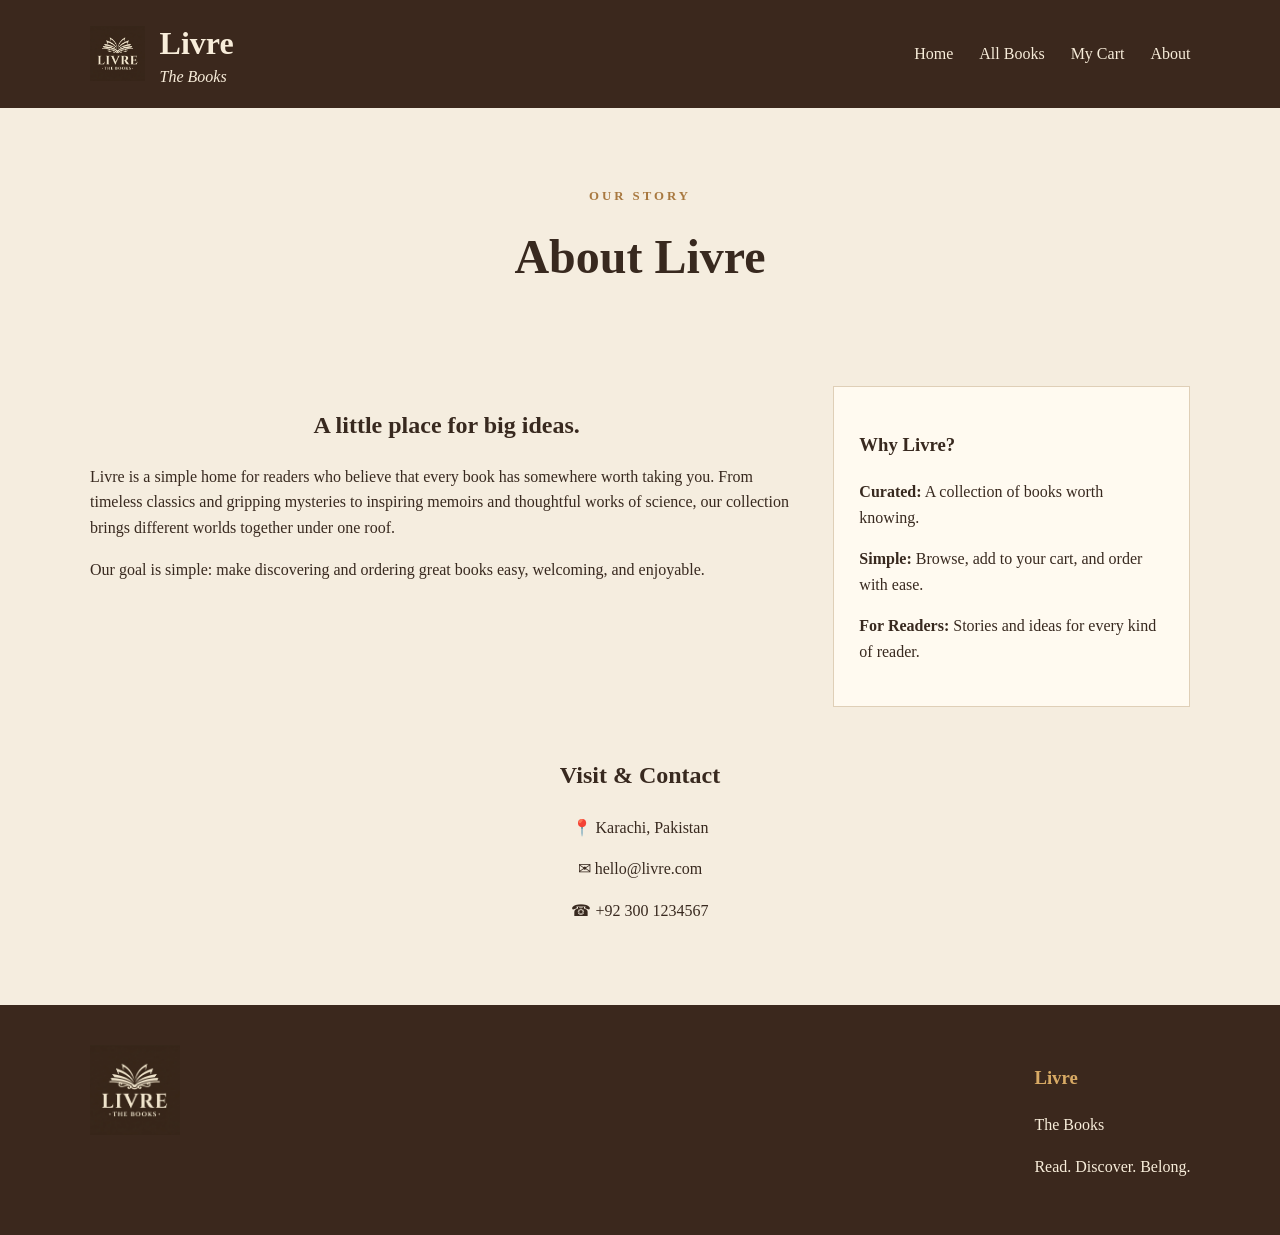
<file: about.html>
<!DOCTYPE html>
<html lang="en">
<head>
    <meta charset="UTF-8">
    <meta name="viewport" content="width=device-width, initial-scale=1.0">
    <title>Livre | About</title>
    <link rel="stylesheet" href="style.css">
</head>
<body>

<header>
    <img src="logo.jpg" alt="Livre Logo">
    <div>
        <h1>Livre</h1>
        <p>The Books</p>
    </div>
    <nav>
        <a href="index.html">Home</a>
        <a href="books.html">All Books</a>
        <a href="cart.html">My Cart</a>
        <a href="about.html">About</a>
    </nav>
</header>

<section class="page-title">
    <p class="eyebrow">OUR STORY</p>
    <h2>About Livre</h2>
</section>

<main class="about">
    <section>
        <h2>A little place for big ideas.</h2>
        <p>
            Livre is a simple home for readers who believe that every book
            has somewhere worth taking you. From timeless classics and
            gripping mysteries to inspiring memoirs and thoughtful works
            of science, our collection brings different worlds together
            under one roof.
        </p>
        <p>
            Our goal is simple: make discovering and ordering great books
            easy, welcoming, and enjoyable.
        </p>
    </section>

    <section class="about-card">
        <h3>Why Livre?</h3>
        <p><b>Curated:</b> A collection of books worth knowing.</p>
        <p><b>Simple:</b> Browse, add to your cart, and order with ease.</p>
        <p><b>For Readers:</b> Stories and ideas for every kind of reader.</p>
    </section>

    <section>
        <h2>Visit & Contact</h2>
        <p>📍 Karachi, Pakistan</p>
        <p>✉ hello@livre.com</p>
        <p>☎ +92 300 1234567</p>
    </section>
</main>

<footer>
    <img src="logo.jpg" alt="Livre Logo">
    <div>
        <h3>Livre</h3>
        <p>The Books</p>
        <p>Read. Discover. Belong.</p>
    </div>
</footer>

<script src="main.js"></script>
</body>
</html>
</file>
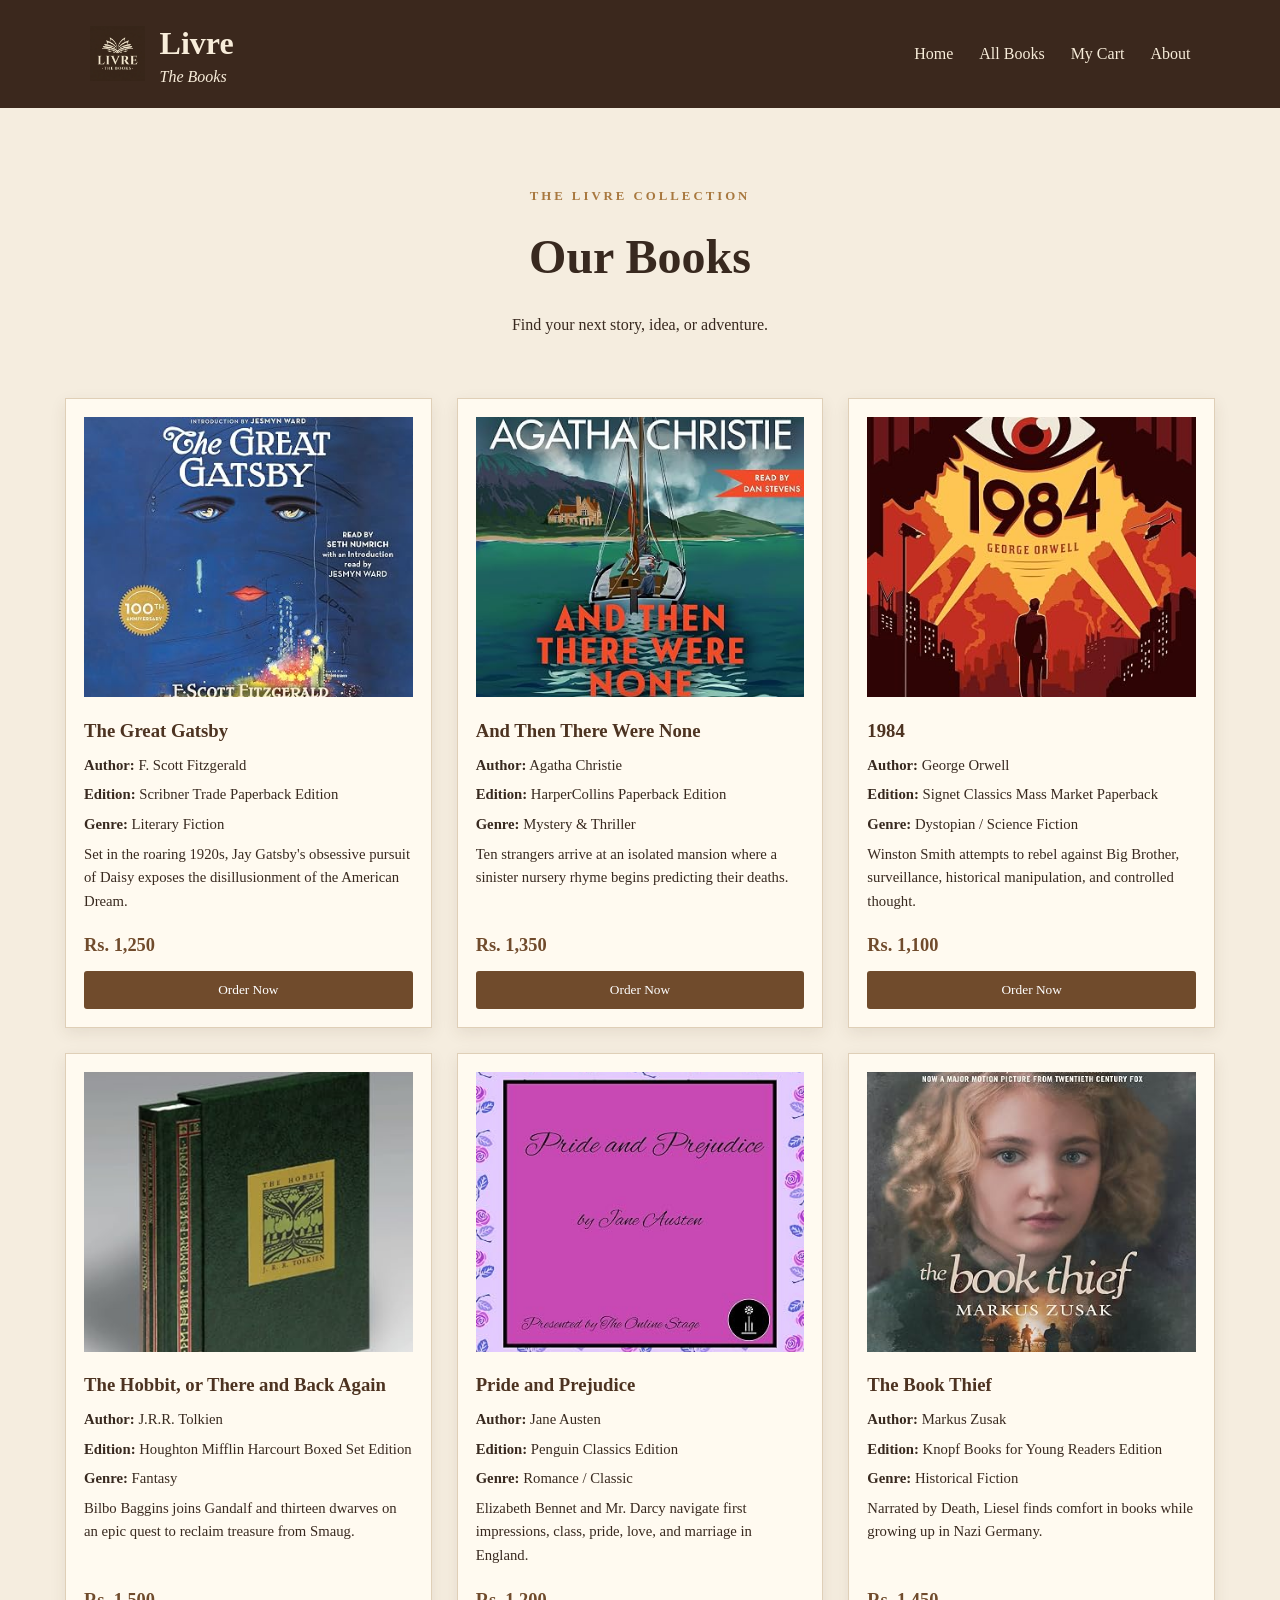
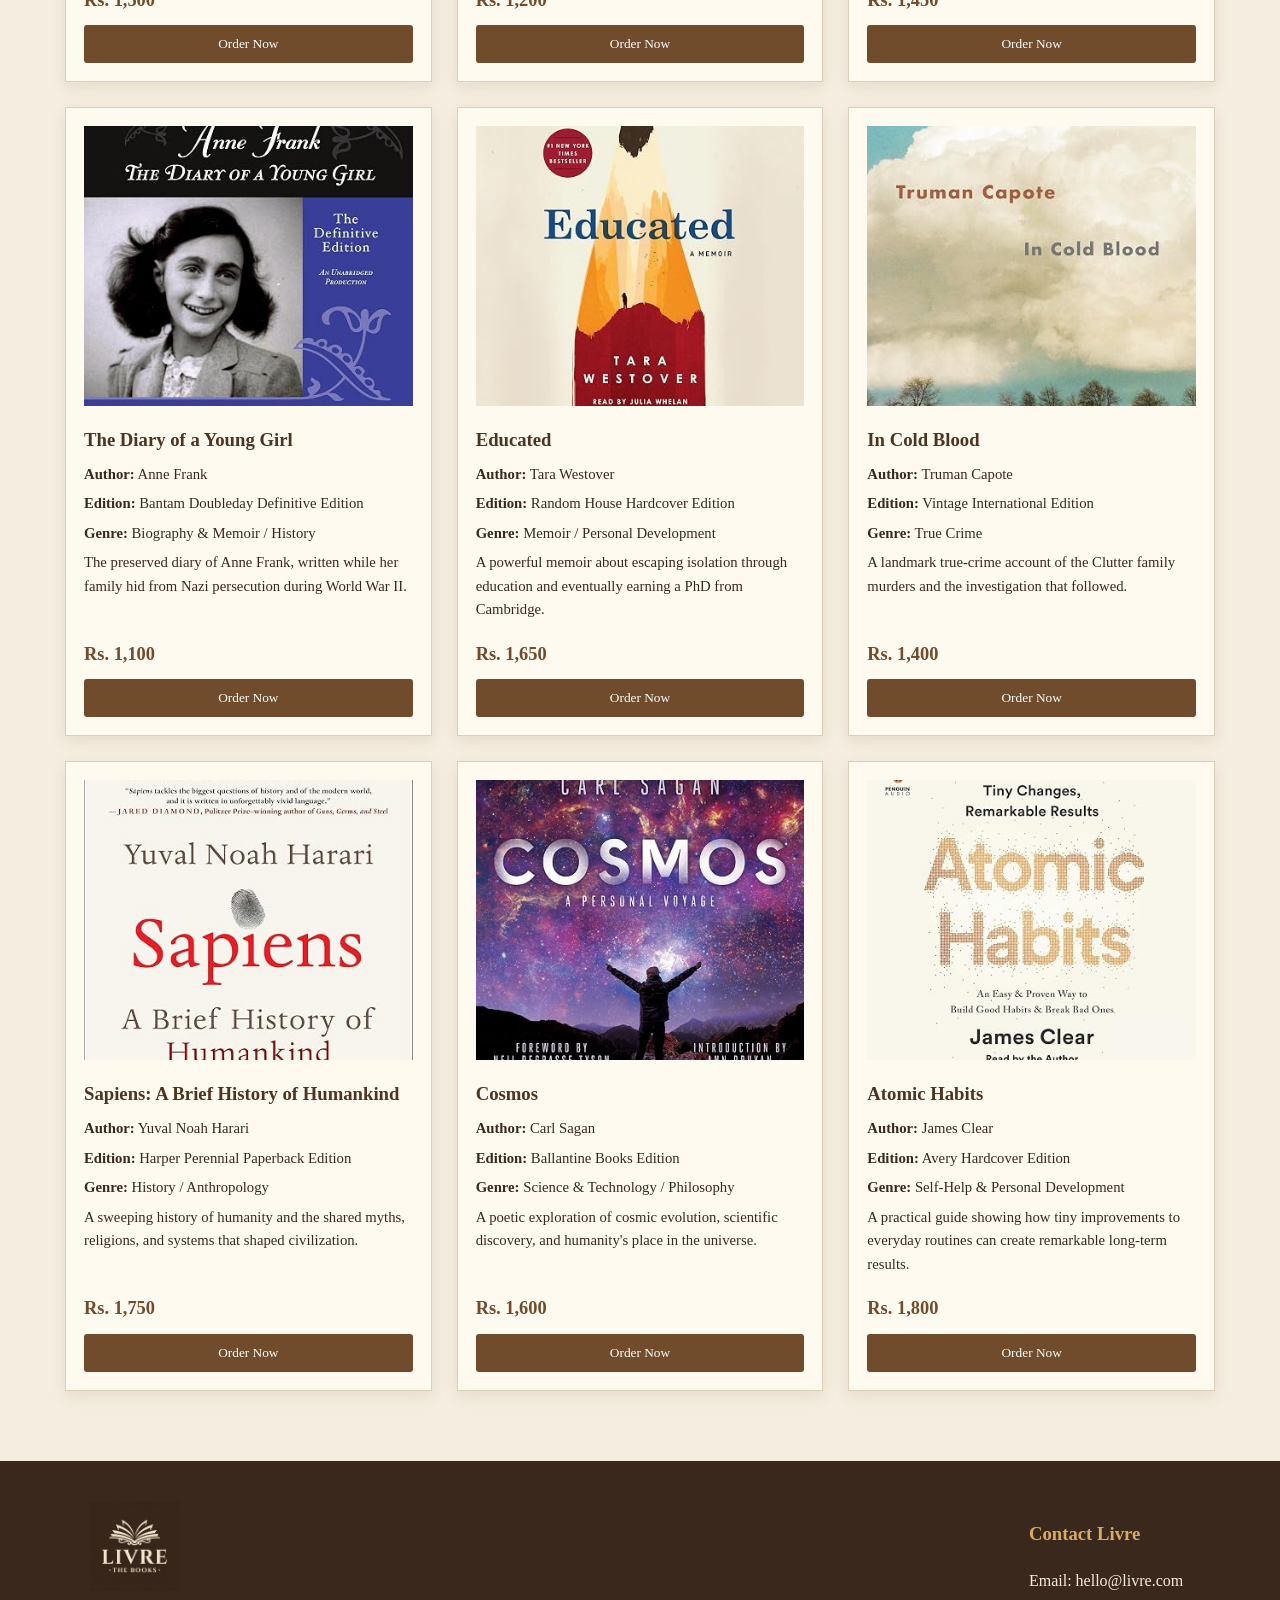
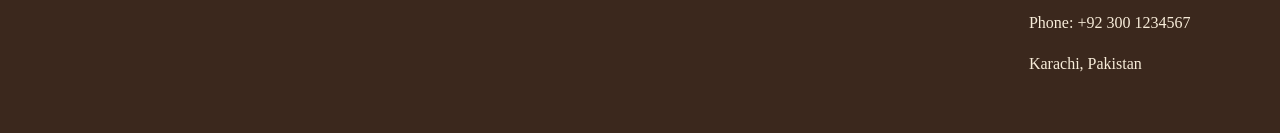
<file: books.html>
<!DOCTYPE html>
<html lang="en">
<head>
    <meta charset="UTF-8">
    <meta name="viewport" content="width=device-width, initial-scale=1.0">
    <title>Livre | All Books</title>
    <link rel="stylesheet" href="style.css">
</head>
<body>

<header>
    <img src="logo.jpg" alt="Livre Logo">
    <div>
        <h1>Livre</h1>
        <p>The Books</p>
    </div>
    <nav>
        <a href="index.html">Home</a>
        <a href="books.html">All Books</a>
        <a href="cart.html">My Cart</a>
        <a href="about.html">About</a>
    </nav>
</header>

<section class="page-title">
    <p class="eyebrow">THE LIVRE COLLECTION</p>
    <h2>Our Books</h2>
    <p>Find your next story, idea, or adventure.</p>
</section>

<main class="books">

    <div class="book">
        <img src="images/book1.jpg" alt="The Great Gatsby">
        <h3>The Great Gatsby</h3>
        <p><b>Author:</b> F. Scott Fitzgerald</p>
        <p><b>Edition:</b> Scribner Trade Paperback Edition</p>
        
        <p><b>Genre:</b> Literary Fiction</p>
        <p>Set in the roaring 1920s, Jay Gatsby's obsessive pursuit of Daisy exposes the disillusionment of the American Dream.</p>
        <strong>Rs. 1,250</strong>
        <button onclick="addToCart('The Great Gatsby',1250)">Order Now</button>
    </div>

    <div class="book">
        <img src="images/book2.jpg" alt="And Then There Were None">
        <h3>And Then There Were None</h3>
        <p><b>Author:</b> Agatha Christie</p>
        <p><b>Edition:</b> HarperCollins Paperback Edition</p>
        
        <p><b>Genre:</b> Mystery & Thriller</p>
        <p>Ten strangers arrive at an isolated mansion where a sinister nursery rhyme begins predicting their deaths.</p>
        <strong>Rs. 1,350</strong>
        <button onclick="addToCart('And Then There Were None',1350)">Order Now</button>
    </div>

    <div class="book">
        <img src="images/book3.jpg" alt="1984">
        <h3>1984</h3>
        <p><b>Author:</b> George Orwell</p>
        <p><b>Edition:</b> Signet Classics Mass Market Paperback</p>
        
        <p><b>Genre:</b> Dystopian / Science Fiction</p>
        <p>Winston Smith attempts to rebel against Big Brother, surveillance, historical manipulation, and controlled thought.</p>
        <strong>Rs. 1,100</strong>
        <button onclick="addToCart('1984',1100)">Order Now</button>
    </div>

    <div class="book">
        <img src="images/book4.jpg" alt="The Hobbit">
        <h3>The Hobbit, or There and Back Again</h3>
        <p><b>Author:</b> J.R.R. Tolkien</p>
        <p><b>Edition:</b> Houghton Mifflin Harcourt Boxed Set Edition</p>
        
        <p><b>Genre:</b> Fantasy</p>
        <p>Bilbo Baggins joins Gandalf and thirteen dwarves on an epic quest to reclaim treasure from Smaug.</p>
        <strong>Rs. 1,500</strong>
        <button onclick="addToCart('The Hobbit, or There and Back Again',1500)">Order Now</button>
    </div>

    <div class="book">
        <img src="images/book5.jpg" alt="Pride and Prejudice">
        <h3>Pride and Prejudice</h3>
        <p><b>Author:</b> Jane Austen</p>
        <p><b>Edition:</b> Penguin Classics Edition</p>
        
        <p><b>Genre:</b> Romance / Classic</p>
        <p>Elizabeth Bennet and Mr. Darcy navigate first impressions, class, pride, love, and marriage in England.</p>
        <strong>Rs. 1,200</strong>
        <button onclick="addToCart('Pride and Prejudice',1200)">Order Now</button>
    </div>

    <div class="book">
        <img src="images/book6.jpg" alt="The Book Thief">
        <h3>The Book Thief</h3>
        <p><b>Author:</b> Markus Zusak</p>
        <p><b>Edition:</b> Knopf Books for Young Readers Edition</p>
        
        <p><b>Genre:</b> Historical Fiction</p>
        <p>Narrated by Death, Liesel finds comfort in books while growing up in Nazi Germany.</p>
        <strong>Rs. 1,450</strong>
        <button onclick="addToCart('The Book Thief',1450)">Order Now</button>
    </div>

    <div class="book">
        <img src="images/book7.jpg" alt="The Diary of a Young Girl">
        <h3>The Diary of a Young Girl</h3>
        <p><b>Author:</b> Anne Frank</p>
        <p><b>Edition:</b> Bantam Doubleday Definitive Edition</p>
        
        <p><b>Genre:</b> Biography & Memoir / History</p>
        <p>The preserved diary of Anne Frank, written while her family hid from Nazi persecution during World War II.</p>
        <strong>Rs. 1,100</strong>
        <button onclick="addToCart('The Diary of a Young Girl',1100)">Order Now</button>
    </div>

    <div class="book">
        <img src="images/book8.jpg" alt="Educated">
        <h3>Educated</h3>
        <p><b>Author:</b> Tara Westover</p>
        <p><b>Edition:</b> Random House Hardcover Edition</p>
        
        <p><b>Genre:</b> Memoir / Personal Development</p>
        <p>A powerful memoir about escaping isolation through education and eventually earning a PhD from Cambridge.</p>
        <strong>Rs. 1,650</strong>
        <button onclick="addToCart('Educated',1650)">Order Now</button>
    </div>

    <div class="book">
        <img src="images/book9.jpg" alt="In Cold Blood">
        <h3>In Cold Blood</h3>
        <p><b>Author:</b> Truman Capote</p>
        <p><b>Edition:</b> Vintage International Edition</p>
        
        <p><b>Genre:</b> True Crime</p>
        <p>A landmark true-crime account of the Clutter family murders and the investigation that followed.</p>
        <strong>Rs. 1,400</strong>
        <button onclick="addToCart('In Cold Blood',1400)">Order Now</button>
    </div>

    <div class="book">
        <img src="images/book10.jpg" alt="Sapiens">
        <h3>Sapiens: A Brief History of Humankind</h3>
        <p><b>Author:</b> Yuval Noah Harari</p>
        <p><b>Edition:</b> Harper Perennial Paperback Edition</p>
        
        <p><b>Genre:</b> History / Anthropology</p>
        <p>A sweeping history of humanity and the shared myths, religions, and systems that shaped civilization.</p>
        <strong>Rs. 1,750</strong>
        <button onclick="addToCart('Sapiens: A Brief History of Humankind',1750)">Order Now</button>
    </div>

    <div class="book">
        <img src="images/book11.jpg" alt="Cosmos">
        <h3>Cosmos</h3>
        <p><b>Author:</b> Carl Sagan</p>
        <p><b>Edition:</b> Ballantine Books Edition</p>
        
        <p><b>Genre:</b> Science & Technology / Philosophy</p>
        <p>A poetic exploration of cosmic evolution, scientific discovery, and humanity's place in the universe.</p>
        <strong>Rs. 1,600</strong>
        <button onclick="addToCart('Cosmos',1600)">Order Now</button>
    </div>

    <div class="book">
        <img src="images/book12.jpg" alt="Atomic Habits">
        <h3>Atomic Habits</h3>
        <p><b>Author:</b> James Clear</p>
        <p><b>Edition:</b> Avery Hardcover Edition</p>
        
        <p><b>Genre:</b> Self-Help & Personal Development</p>
        <p>A practical guide showing how tiny improvements to everyday routines can create remarkable long-term results.</p>
        <strong>Rs. 1,800</strong>
        <button onclick="addToCart('Atomic Habits',1800)">Order Now</button>
    </div>

</main>

<footer>
    <img src="logo.jpg" alt="Livre Logo">
    <div>
        <h3>Contact Livre</h3>
        <p>Email: hello@livre.com</p>
        <p>Phone: +92 300 1234567</p>
        <p>Karachi, Pakistan</p>
    </div>
</footer>

<script src="main.js"></script>
</body>
</html>
</file>
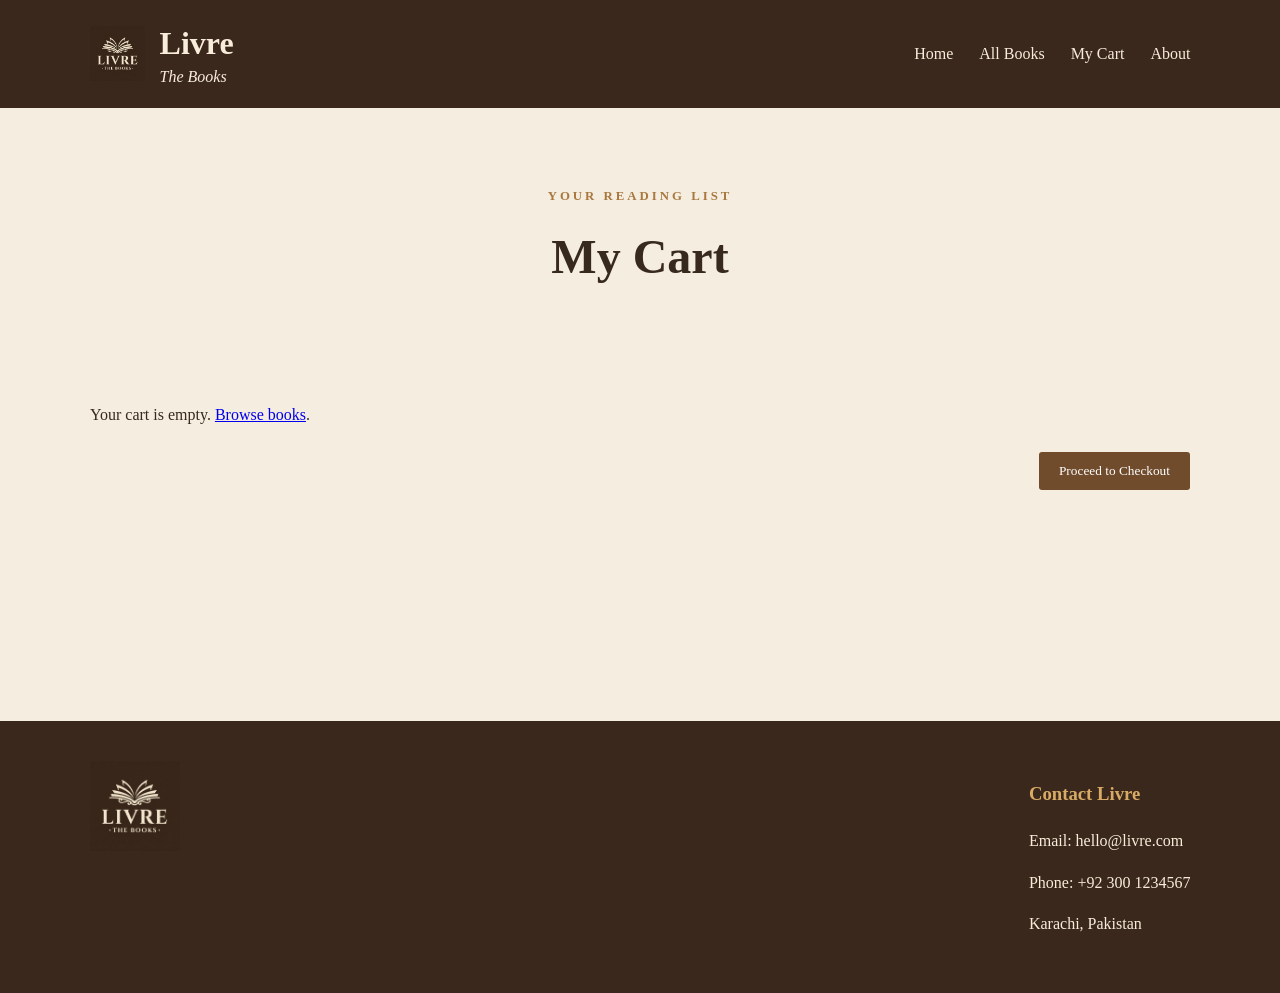
<file: cart.html>
<!DOCTYPE html>
<html lang="en">
<head>
    <meta charset="UTF-8">
    <meta name="viewport" content="width=device-width, initial-scale=1.0">
    <title>Livre | My Cart</title>
    <link rel="stylesheet" href="style.css">
</head>
<body>

<header>
    <img src="logo.jpg" alt="Livre Logo">
    <div>
        <h1>Livre</h1>
        <p>The Books</p>
    </div>
    <nav>
        <a href="index.html">Home</a>
        <a href="books.html">All Books</a>
        <a href="cart.html">My Cart</a>
        <a href="about.html">About</a>
    </nav>
</header>

<section class="page-title">
    <p class="eyebrow">YOUR READING LIST</p>
    <h2>My Cart</h2>
</section>

<main class="cart">
    <div id="cartItems"></div>

    <div id="cartTotal" class="total"></div>

    <button class="btn checkout" onclick="checkout()">Proceed to Checkout</button>
</main>

<footer>
    <img src="logo.jpg" alt="Livre Logo">
    <div>
        <h3>Contact Livre</h3>
        <p>Email: hello@livre.com</p>
        <p>Phone: +92 300 1234567</p>
        <p>Karachi, Pakistan</p>
    </div>
</footer>

<script src="main.js"></script>
</body>
</html>
</file>
<file: style.css>
* {
    box-sizing: border-box;
}

body {
    margin: 0;
    background: #f5eddf;
    color: #38291f;
    font-family: Georgia, "Times New Roman", serif;
    line-height: 1.6;
}

header {
    background: #3b281d;
    color: #f8edda;
    padding: 18px 7%;
    display: flex;
    align-items: center;
    gap: 15px;
    flex-wrap: wrap;
}

header img {
    width: 55px;
    height: 55px;
    object-fit: cover;
}

header h1 {
    margin: 0;
    font-size: 2rem;
}

header p {
    margin: -5px 0 0;
    font-style: italic;
}

nav {
    margin-left: auto;
}

nav a {
    color: #f8edda;
    text-decoration: none;
    margin-left: 22px;
}

nav a:hover {
    color: #d8aa65;
}

.hero {
    min-height: 500px;
    display: flex;
    align-items: center;
    padding: 70px 8%;
    background: linear-gradient(#3b281dcc, #3b281dcc),
                url("library.jpg") center/cover;
    color: #fff7e8;
}

.hero h2 {
    font-size: clamp(2.5rem, 7vw, 5rem);
    line-height: 1;
    margin: 10px 0 20px;
}

.hero p {
    max-width: 550px;
}

.eyebrow {
    color: #a8783f;
    letter-spacing: 3px;
    font-size: .8rem;
    font-weight: bold;
}

.btn,
.book button,
.category-buttons button {
    display: inline-block;
    border: 0;
    background: #704b2c;
    color: white;
    padding: 11px 20px;
    text-decoration: none;
    cursor: pointer;
    font-family: inherit;
    border-radius: 3px;
}

.btn:hover,
.book button:hover,
.category-buttons button:hover {
    background: #4d3321;
}

.quotes,
.categories,
.about,
.cart,
.page-title {
    max-width: 1150px;
    margin: auto;
    padding: 65px 25px;
   
    
}

.quotes h2,
.categories h2,
.about h2 {
    text-align: center;
}

.quote-grid {
    display: grid;
    grid-template-columns: repeat(4, 1fr);
    gap: 18px;
    margin-top: 30px;
}

.quote-grid div {
    background: #fffaf0;
    padding: 25px;
    text-align: center;
    border-left: 3px solid #a8783f;
    box-shadow: 0 4px 15px #4b352018;
}

.quote-grid small {
    color: #806247;
}

.category-buttons {
    text-align: center;
    margin: 25px 0;
}

.category-buttons button {
    margin: 5px;
    font-size: 1rem;
}

.category-card {
    background: #fffaf0;
    padding: 30px;
    border: 1px solid #d7c5aa;
    box-shadow: 0 5px 18px #4b352015;
}

.category-card h3 {
    color: #704b2c;
}

.category-list {
    display: grid;
    grid-template-columns: repeat(2, 1fr);
    gap: 15px;
}

.category-list div {
    padding: 15px;
    border-bottom: 1px solid #ddccb3;
}

.page-title {
    text-align: center;
    padding-bottom: 25px;
}

.page-title h2 {
    font-size: 3rem;
    margin: 0;
}

.books {
    max-width: 1200px;
    margin: auto;
    padding: 20px 25px 70px;
    display: grid;
    grid-template-columns: repeat(3, 1fr);
    gap: 25px;
}

.book {
    background: #fffaf0;
    padding: 18px;
    border: 1px solid #dfcfb7;
    box-shadow: 0 5px 15px #4b352018;
    display: flex;
    flex-direction: column;
}

.book img {
    width: 100%;
    height: 280px;
    object-fit: cover;
    background: #e9decd;
}

.book h3 {
    margin-bottom: 5px;
    color: #4d3321;
}

.book p {
    margin: 3px 0;
    font-size: .92rem;
}

.book strong {
    margin-top: auto;
    padding: 15px 0 10px;
    color: #704b2c;
    font-size: 1.15rem;
}

.book button {
    width: 100%;
}

.cart {
    min-height: 400px;
}

.cart-item {
    background: #fffaf0;
    padding: 18px;
    margin-bottom: 12px;
    display: flex;
    align-items: center;
    justify-content: space-between;
    gap: 15px;
    border: 1px solid #dfcfb7;
}

.cart-item h3 {
    margin: 0;
}

.quantity button {
    border: 0;
    background: #d7c5aa;
    padding: 5px 10px;
    cursor: pointer;
}

.remove {
    color: #8b352d;
    cursor: pointer;
}

.total {
    text-align: right;
    font-size: 1.3rem;
    font-weight: bold;
    margin: 25px 0;
}

.checkout {
    float: right;
}

.about {
    display: grid;
    grid-template-columns: 2fr 1fr;
    gap: 30px;
}

.about-card {
    background: #fffaf0;
    padding: 25px;
    border: 1px solid #dfcfb7;
}

.about section:last-child {
    grid-column: 1 / -1;
    text-align: center;
}

footer {
    background: #3b281d;
    color: #f8edda;
    padding: 40px 7%;
    display: flex;
    justify-content: space-between;
    gap: 40px;
    flex-wrap: wrap;
}

footer img {
    width: 90px;
    height: 90px;
    object-fit: cover;
}

footer h3 {
    color: #d8aa65;
}

footer input,
footer textarea {
    display: block;
    width: 100%;
    margin: 8px 0;
    padding: 10px;
    font-family: inherit;
    border: 0;
}

footer textarea {
    min-height: 80px;
}

@media (max-width: 850px) {
    .books {
        grid-template-columns: repeat(2, 1fr);
    }

    .quote-grid {
        grid-template-columns: repeat(2, 1fr);
    }

    .about {
        grid-template-columns: 1fr;
    }

    nav {
        width: 100%;
        text-align: center;
    }

    nav a {
        margin: 0 8px;
    }
}

@media (max-width: 550px) {
    header {
        justify-content: center;
        text-align: center;
    }

    nav {
        margin-top: 10px;
    }

    .books,
    .quote-grid,
    .category-list {
        grid-template-columns: 1fr;
    }

    .hero {
        min-height: 420px;
    }

    .page-title h2 {
        font-size: 2.3rem;
    }

    .cart-item {
        align-items: flex-start;
        flex-direction: column;
    }

    footer {
        text-align: center;
        justify-content: center;
    }
}
</file>
